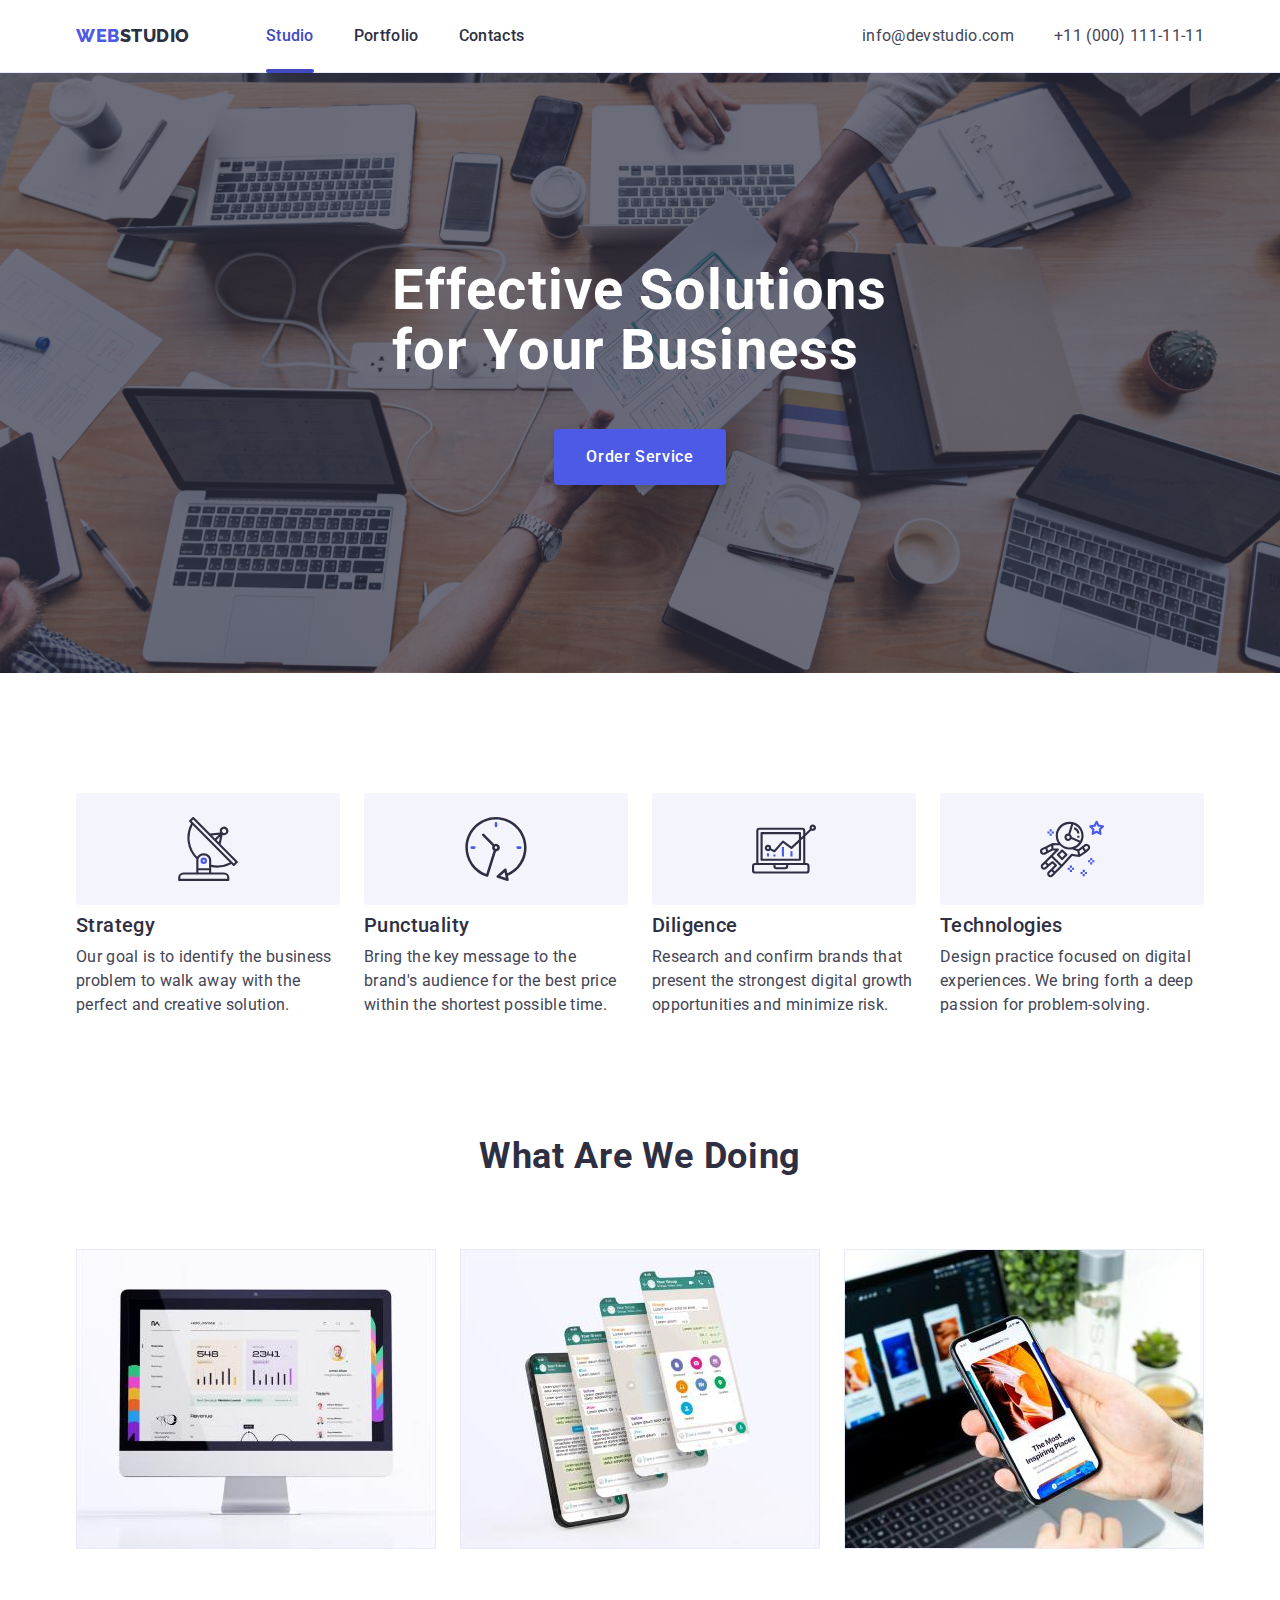
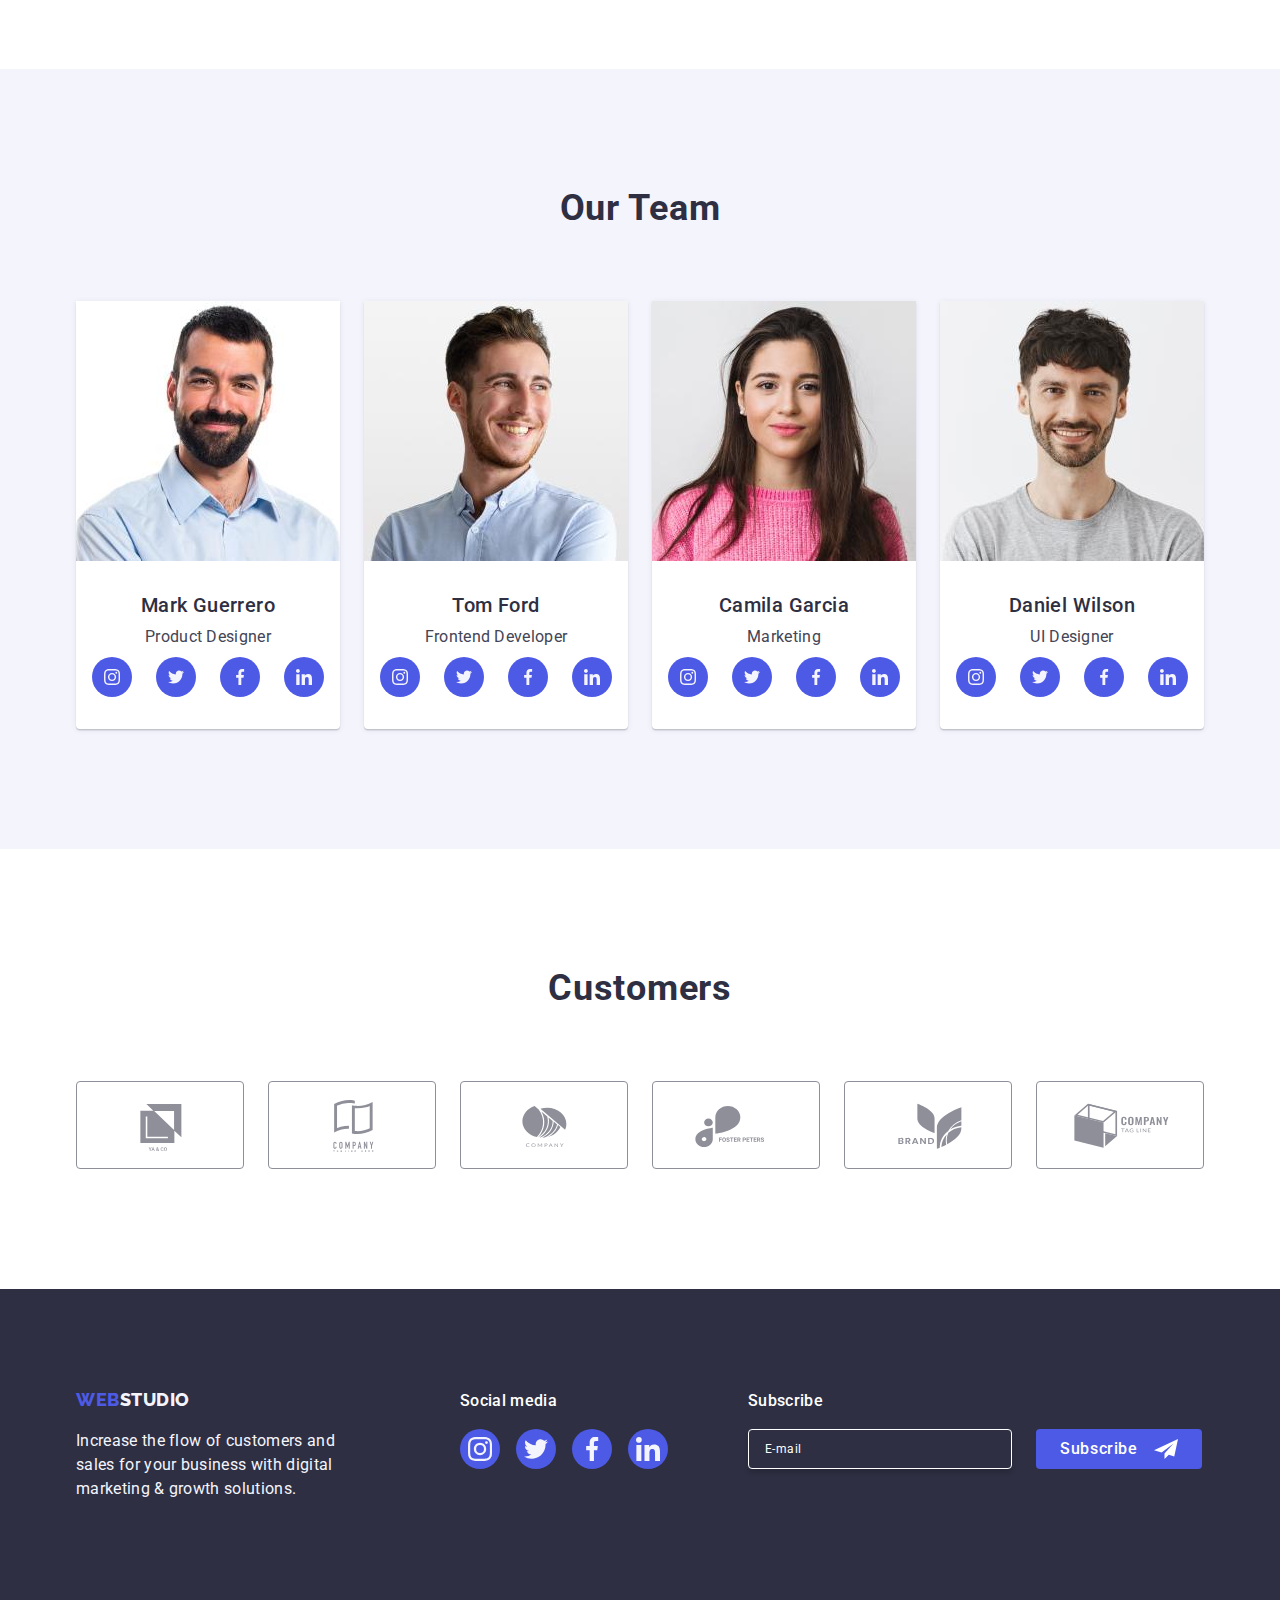
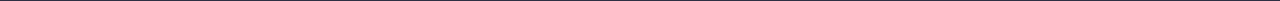
<file: index.html>
<!doctype html>
<html lang="en">
  <head>
    <meta charset="UTF-8" />
    <meta name="viewport" content="width=device-width, initial-scale=1.0" />
    <title>Webstudio</title>
    <link rel="preconnect" href="https://fonts.googleapis.com" />
    <link rel="preconnect" href="https://fonts.gstatic.com" crossorigin />

    <link
      href="https://fonts.googleapis.com/css2?family=Raleway:wght@800&family=Roboto:wght@400;500;700&display=swap"
      rel="stylesheet"
    />
    <link
      rel="stylesheet"
      href="https://cdnjs.cloudflare.com/ajax/libs/modern-normalize/2.0.0/modern-normalize.min.css"
    />
    <link rel="stylesheet" href="./css/styles.css" />
  </head>
  <body>
    <!-- Header -->
    <header class="header">
      <div class="container header-flex-container">
        <nav class="header-nav">
          <a href="./index.html" class="logo-header logo link"
            >Web<span class="logo-header-accent">Studio</span></a
          >
          <ul class="nav-list list">
            <li class="nav-list-item">
              <a class="link nav-list-link current-link" href="./index.html">Studio</a>
            </li>
            <li class="nav-list-item">
              <a class="link nav-list-link" href="./portfolio.html">Portfolio</a>
            </li>
            <li class="nav-list-item"><a class="link nav-list-link" href="">Contacts</a></li>
          </ul>
        </nav>
        <address class="header-address">
          <ul class="address-list list">
            <li class="address-list-item">
              <a class="address-list-link link" href="mailto:info@devstudio.com"
                >info@devstudio.com</a
              >
            </li>
            <li class="address-list-item">
              <a class="address-list-link link" href="tel:+110001111111">+11 (000) 111-11-11</a>
            </li>
          </ul>
        </address>
      </div>
    </header>
    <main>
      <!-- Hero Secion -->
      <section class="hero">
        <div class="container">
          <h1 class="hero-title">Effective Solutions for Your Business</h1>
          <button type="button" class="main-btn hero-btn btn" data-modal-open>Order Service</button>
        </div>
      </section>
      <!-- Features Section -->
      <section class="features section-padding">
        <div class="container">
          <h2 class="features-title visually-hidden">Our features</h2>
          <ul class="features-list list">
            <li class="features-list-item">
              <div class="features-list-container">
                <svg class="features-list-icon" width="64" height="64">
                  <use href="./images/icons.svg#antenna"></use>
                </svg>
              </div>
              <h3 class="features-list-title list-title">Strategy</h3>
              <p class="features-list-text">
                Our goal is to identify the business problem to walk away with the perfect and
                creative solution.
              </p>
            </li>

            <li class="features-list-item">
              <div class="features-list-container">
                <svg class="features-list-icon" width="64" height="64">
                  <use href="./images/icons.svg#clock"></use>
                </svg>
              </div>
              <h3 class="features-list-title list-title">Punctuality</h3>
              <p class="features-list-text">
                Bring the key message to the brand's audience for the best price within the shortest
                possible time.
              </p>
            </li>

            <li class="features-list-item">
              <div class="features-list-container">
                <svg class="features-list-icon" width="64" height="64">
                  <use href="./images/icons.svg#diagram"></use>
                </svg>
              </div>
              <h3 class="features-list-title list-title">Diligence</h3>
              <p class="features-list-text">
                Research and confirm brands that present the strongest digital growth opportunities
                and minimize risk.
              </p>
            </li>

            <li class="features-list-item">
              <div class="features-list-container">
                <svg class="features-list-icon" width="64" height="64">
                  <use href="./images/icons.svg#astronaut"></use>
                </svg>
              </div>
              <h3 class="features-list-title list-title">Technologies</h3>
              <p class="features-list-text">
                Design practice focused on digital experiences. We bring forth a deep passion for
                problem-solving.
              </p>
            </li>
          </ul>
        </div>
      </section>
      <!-- Services Section -->
      <section class="services section-title">
        <div class="container">
          <h2 class="section-title services-title">What are we doing</h2>
          <ul class="services-list list">
            <li class="services-list-item">
              <img
                class="services-list-img"
                src="./images/services/img1.jpg"
                alt="website"
                width="360"
                height="300"
              />
            </li>
            <li class="services-list-item">
              <img
                class="services-list-img"
                src="./images/services/img2.jpg"
                alt="design"
                width="360"
                height="300"
              />
            </li>
            <li class="services-list-item">
              <img
                class="services-list-img"
                src="./images/services/img3.jpg"
                alt="application"
                width="360"
                height="300"
              />
            </li>
          </ul>
        </div>
      </section>
      <!-- Team Section -->
      <section class="team section-padding">
        <div class="container">
          <h2 class="team-title section-title team-section-title">Our Team</h2>
          <ul class="list team-list">
            <!-- Team-member 1 -->
            <li class="team-list-item">
              <img
                class="team-list-img"
                src="./images/team/img1.jpg"
                alt="Mark Guerrero"
                width="264"
                height="260"
              />
              <div class="team-list-container">
                <h3 class="team-list-title list-title">Mark Guerrero</h3>
                <p class="team-list-text">Product Designer</p>

                <ul class="socials-list socials-section list">
                  <li class="socials-list-item">
                    <a href="" class="socials-list-link" aria-label="instagram">
                      <svg class="socials-list-icon" width="16" height="16">
                        <use href="./images/icons.svg#instagram"></use>
                      </svg>
                    </a>
                  </li>

                  <li class="socials-list-item">
                    <a href="" class="socials-list-link" aria-label="twitter">
                      <svg class="socials-list-icon" width="16" height="16">
                        <use href="./images/icons.svg#twitter"></use>
                      </svg>
                    </a>
                  </li>

                  <li class="socials-list-item">
                    <a href="" class="socials-list-link" aria-label="facebook">
                      <svg class="socials-list-icon" width="16" height="16">
                        <use href="./images/icons.svg#facebook"></use>
                      </svg>
                    </a>
                  </li>

                  <li class="socials-list-item">
                    <a href="" class="socials-list-link" aria-label="linkedin">
                      <svg class="socials-list-icon" width="16" height="16">
                        <use href="./images/icons.svg#linkedin"></use>
                      </svg>
                    </a>
                  </li>
                </ul>
              </div>
            </li>
            <!-- Team-member 2 -->
            <li class="team-list-item">
              <img
                class="team-list-img"
                src="./images/team/img2.jpg"
                alt="Tom Ford"
                width="264"
                height="260"
              />
              <div class="team-list-container">
                <h3 class="team-list-title list-title">Tom Ford</h3>
                <p class="team-list-text">Frontend Developer</p>

                <ul class="socials-list socials-section list">
                  <li class="socials-list-item">
                    <a href="" class="socials-list-link" aria-label="instagram">
                      <svg class="socials-list-icon" width="16" height="16">
                        <use href="./images/icons.svg#instagram"></use>
                      </svg>
                    </a>
                  </li>

                  <li class="socials-list-item">
                    <a href="" class="socials-list-link" aria-label="twitter">
                      <svg class="socials-list-icon" width="16" height="16">
                        <use href="./images/icons.svg#twitter"></use>
                      </svg>
                    </a>
                  </li>

                  <li class="socials-list-item">
                    <a href="" class="socials-list-link" aria-label="facebook">
                      <svg class="socials-list-icon" width="16" height="16">
                        <use href="./images/icons.svg#facebook"></use>
                      </svg>
                    </a>
                  </li>

                  <li class="socials-list-item">
                    <a href="" class="socials-list-link" aria-label="linkedin">
                      <svg class="socials-list-icon" width="16" height="16">
                        <use href="./images/icons.svg#linkedin"></use>
                      </svg>
                    </a>
                  </li>
                </ul>
              </div>
            </li>
            <!-- Team-member 3 -->
            <li class="team-list-item">
              <img
                class="team-list-img"
                src="./images/team/img3.jpg"
                alt="Daniel Wilson"
                width="264"
                height="260"
              />
              <div class="team-list-container">
                <h3 class="team-list-title list-title">Camila Garcia</h3>
                <p class="team-list-text">Marketing</p>

                <ul class="socials-list socials-section list">
                  <li class="socials-list-item">
                    <a href="" class="socials-list-link" aria-label="instagram">
                      <svg class="socials-list-icon" width="16" height="16">
                        <use href="./images/icons.svg#instagram"></use>
                      </svg>
                    </a>
                  </li>

                  <li class="socials-list-item">
                    <a href="" class="socials-list-link" aria-label="twitter">
                      <svg class="socials-list-icon" width="16" height="16">
                        <use href="./images/icons.svg#twitter"></use>
                      </svg>
                    </a>
                  </li>

                  <li class="socials-list-item">
                    <a href="" class="socials-list-link" aria-label="facebook">
                      <svg class="socials-list-icon" width="16" height="16">
                        <use href="./images/icons.svg#facebook"></use>
                      </svg>
                    </a>
                  </li>

                  <li class="socials-list-item">
                    <a href="" class="socials-list-link" aria-label="linkedin">
                      <svg class="socials-list-icon" width="16" height="16">
                        <use href="./images/icons.svg#linkedin"></use>
                      </svg>
                    </a>
                  </li>
                </ul>
              </div>
            </li>
            <!-- Team-member 4 -->
            <li class="team-list-item">
              <img
                class="team-list-img"
                src="./images/team/img4.jpg"
                alt="Camila Garcia"
                width="264"
                height="260"
              />
              <div class="team-list-container">
                <h3 class="team-list-title list-title">Daniel Wilson</h3>
                <p class="team-list-text">UI Designer</p>

                <ul class="socials-list socials-section list">
                  <li class="socials-list-item">
                    <a href="" class="socials-list-link" aria-label="instagram">
                      <svg class="socials-list-icon" width="16" height="16">
                        <use href="./images/icons.svg#instagram"></use>
                      </svg>
                    </a>
                  </li>

                  <li class="socials-list-item">
                    <a href="" class="socials-list-link" aria-label="twitter">
                      <svg class="socials-list-icon" width="16" height="16">
                        <use href="./images/icons.svg#twitter"></use>
                      </svg>
                    </a>
                  </li>

                  <li class="socials-list-item">
                    <a href="" class="socials-list-link" aria-label="facebook">
                      <svg class="socials-list-icon" width="16" height="16">
                        <use href="./images/icons.svg#facebook"></use>
                      </svg>
                    </a>
                  </li>

                  <li class="socials-list-item">
                    <a href="" class="socials-list-link" aria-label="linkedin">
                      <svg class="socials-list-icon" width="16" height="16">
                        <use href="./images/icons.svg#linkedin"></use>
                      </svg>
                    </a>
                  </li>
                </ul>
              </div>
            </li>
          </ul>
        </div>
      </section>
      <!-- Customers Section -->
      <section class="customers section-padding">
        <div class="container">
          <h2 class="customers-title section-title">Customers</h2>
          <ul class="customers-list list">
            <li class="customers-list-item">
              <a class="customers-list-link" href="" aria-label="customer 1 website">
                <svg class="customers-list-icon" width="104" height="56">
                  <use href="./images/icons.svg#logo-1"></use>
                </svg>
              </a>
            </li>

            <li class="customers-list-item">
              <a class="customers-list-link" href="" aria-label="customer 2 website">
                <svg class="customers-list-icon" width="104" height="56">
                  <use href="./images/icons.svg#logo-2"></use>
                </svg>
              </a>
            </li>

            <li class="customers-list-item">
              <a class="customers-list-link" href="" aria-label="customer 3 website">
                <svg class="customers-list-icon" width="104" height="56">
                  <use href="./images/icons.svg#logo-3"></use>
                </svg>
              </a>
            </li>

            <li class="customers-list-item">
              <a class="customers-list-link" href="" aria-label="customer 4 website">
                <svg class="customers-list-icon" width="104" height="56">
                  <use href="./images/icons.svg#logo-4"></use>
                </svg>
              </a>
            </li>

            <li class="customers-list-item">
              <a class="customers-list-link" href="" aria-label="customer 5 website">
                <svg class="customers-list-icon" width="104" height="56">
                  <use href="./images/icons.svg#logo-5"></use>
                </svg>
              </a>
            </li>

            <li class="customers-list-item">
              <a class="customers-list-link" href="" aria-label="customer 6 website">
                <svg class="customers-list-icon" width="104" height="56">
                  <use href="./images/icons.svg#logo-6"></use>
                </svg>
              </a>
            </li>
          </ul>
        </div>
      </section>
    </main>
    <!-- Footer -->
    <footer class="footer">
      <div class="container footer-container">
        <!-- Footer text -->
        <div class="footer-logo-container">
          <a href="./index.html" class="logo-footer logo link"
            >Web<span class="logo-footer-accent">Studio</span></a
          >
          <p class="footer-text">
            Increase the flow of customers and sales for your business with digital marketing &
            growth solutions.
          </p>
        </div>
        <!-- Socials list -->
        <div class="footer-socials-container">
          <p class="footer-title">Social media</p>
          <ul class="socials-list socials-footer list">
            <li class="socials-list-item">
              <a href="" class="socials-list-link" aria-label="instagram">
                <svg class="socials-list-icon" width="24" height="24">
                  <use href="./images/icons.svg#instagram"></use>
                </svg>
              </a>
            </li>
            <li class="socials-list-item">
              <a href="" class="socials-list-link" aria-label="twitter">
                <svg class="socials-list-icon" width="24" height="24">
                  <use href="./images/icons.svg#twitter"></use>
                </svg>
              </a>
            </li>
            <li class="socials-list-item">
              <a href="" class="socials-list-link" aria-label="facebook">
                <svg class="socials-list-icon" width="24" height="24">
                  <use href="./images/icons.svg#facebook"></use>
                </svg>
              </a>
            </li>
            <li class="socials-list-item">
              <a href="" class="socials-list-link" aria-label="linkedin">
                <svg class="socials-list-icon" width="24" height="24">
                  <use href="./images/icons.svg#linkedin"></use>
                </svg>
              </a>
            </li>
          </ul>
        </div>
        <!-- Subscribe-form -->
        <div class="subscribe-form-container">
          <p class="footer-title">Subscribe</p>
          <form class="subscribe-form">
            <label for="user_subscribe_email" class="subscribe-form-label">
              <input
                type="email"
                name="user_subscribe_email"
                id="user_subscribe_email"
                placeholder="E-mail"
                class="subscribe-form-input"
                required
              />
            </label>
            <button type="submit" class="subscribe-form-btn btn">
              Subscribe
              <svg class="subscribe-form-btn-icon" width="24" height="24">
                <use href="./images/icons.svg#telegram"></use>
              </svg>
            </button>
          </form>
        </div>
      </div>
    </footer>
    <!-- Modal -->
    <div class="modal-backdrop is-hidden" data-modal>
      <div class="modal">
        <!-- Close-modal btn -->
        <button
          type="button"
          class="modal-btn-close btn"
          data-modal-close
          aria-label="close modal window"
        >
          <svg class="modal-btn-icon" width="8" height="8">
            <use href="./images/icons.svg#close"></use>
          </svg>
        </button>

        <p class="modal-form-title">Leave your contacts and we will call you back</p>

        <form class="modal-form">
          <!-- Username -->
          <div class="modal-wrapper">
            <label for="user-name" class="modal-form-label">Name</label>
            <div class="modal-form-input-container">
              <input
                type="text"
                name="user-name"
                id="user-name"
                class="modal-form-input"
                required
              />
              <svg class="modal-form-input-icon" width="18" height="24">
                <use href="./images/icons.svg#person"></use>
              </svg>
            </div>
          </div>
          <!-- User phone -->
          <div class="modal-wrapper">
            <label for="user_phone" class="modal-form-label">Phone</label>
            <div class="modal-form-input-container">
              <input
                type="tel"
                name="user_phone"
                id="user_phone"
                class="modal-form-input"
                required
              />
              <svg class="modal-form-input-icon" width="18" height="24">
                <use href="./images/icons.svg#phone"></use>
              </svg>
            </div>
          </div>
          <!-- User mail -->
          <div class="modal-wrapper">
            <label for="user_email" class="modal-form-label">Email</label>
            <div class="modal-form-input-container">
              <input
                type="email"
                name="user_email"
                id="user_email"
                class="modal-form-input"
                required
              />
              <svg class="modal-form-input-icon" width="18" height="24">
                <use href="./images/icons.svg#email"></use>
              </svg>
            </div>
          </div>
          <!-- User comment -->
          <div class="modal-wrapper textarea-wrapper">
            <label for="user_comment" class="modal-form-label">Comment</label>
            <textarea
              name="user_comment"
              id="user_comment"
              rows="7"
              placeholder="Text input"
              class="modal-form-textarea"
              required
            ></textarea>
          </div>

          <!-- Policy Agreement -->
          <div class="modal-wrapper">
            <input
              type="checkbox"
              name="user_privacy"
              id="user_privacy"
              class="visually-hidden checkbox"
              value="true"
              required
            />
            <label for="user_privacy" class="modal-form-label">
              <span class="custom-checkbox">
                <svg class="custom-checkbox-icon" width="10" height="8">
                  <use href="./images/icons.svg#tick"></use>
                </svg>
              </span>

              I accept the terms and conditions of the
              <a href="#" class="user-agreement-link">Privacy Policy</a>
            </label>
          </div>

          <!-- Submit btn -->
          <button class="modal-form-button main-btn btn" type="submit">Send</button>
        </form>
      </div>
    </div>
    <script src="./js/modal.js"></script>
  </body>
</html>
</file>
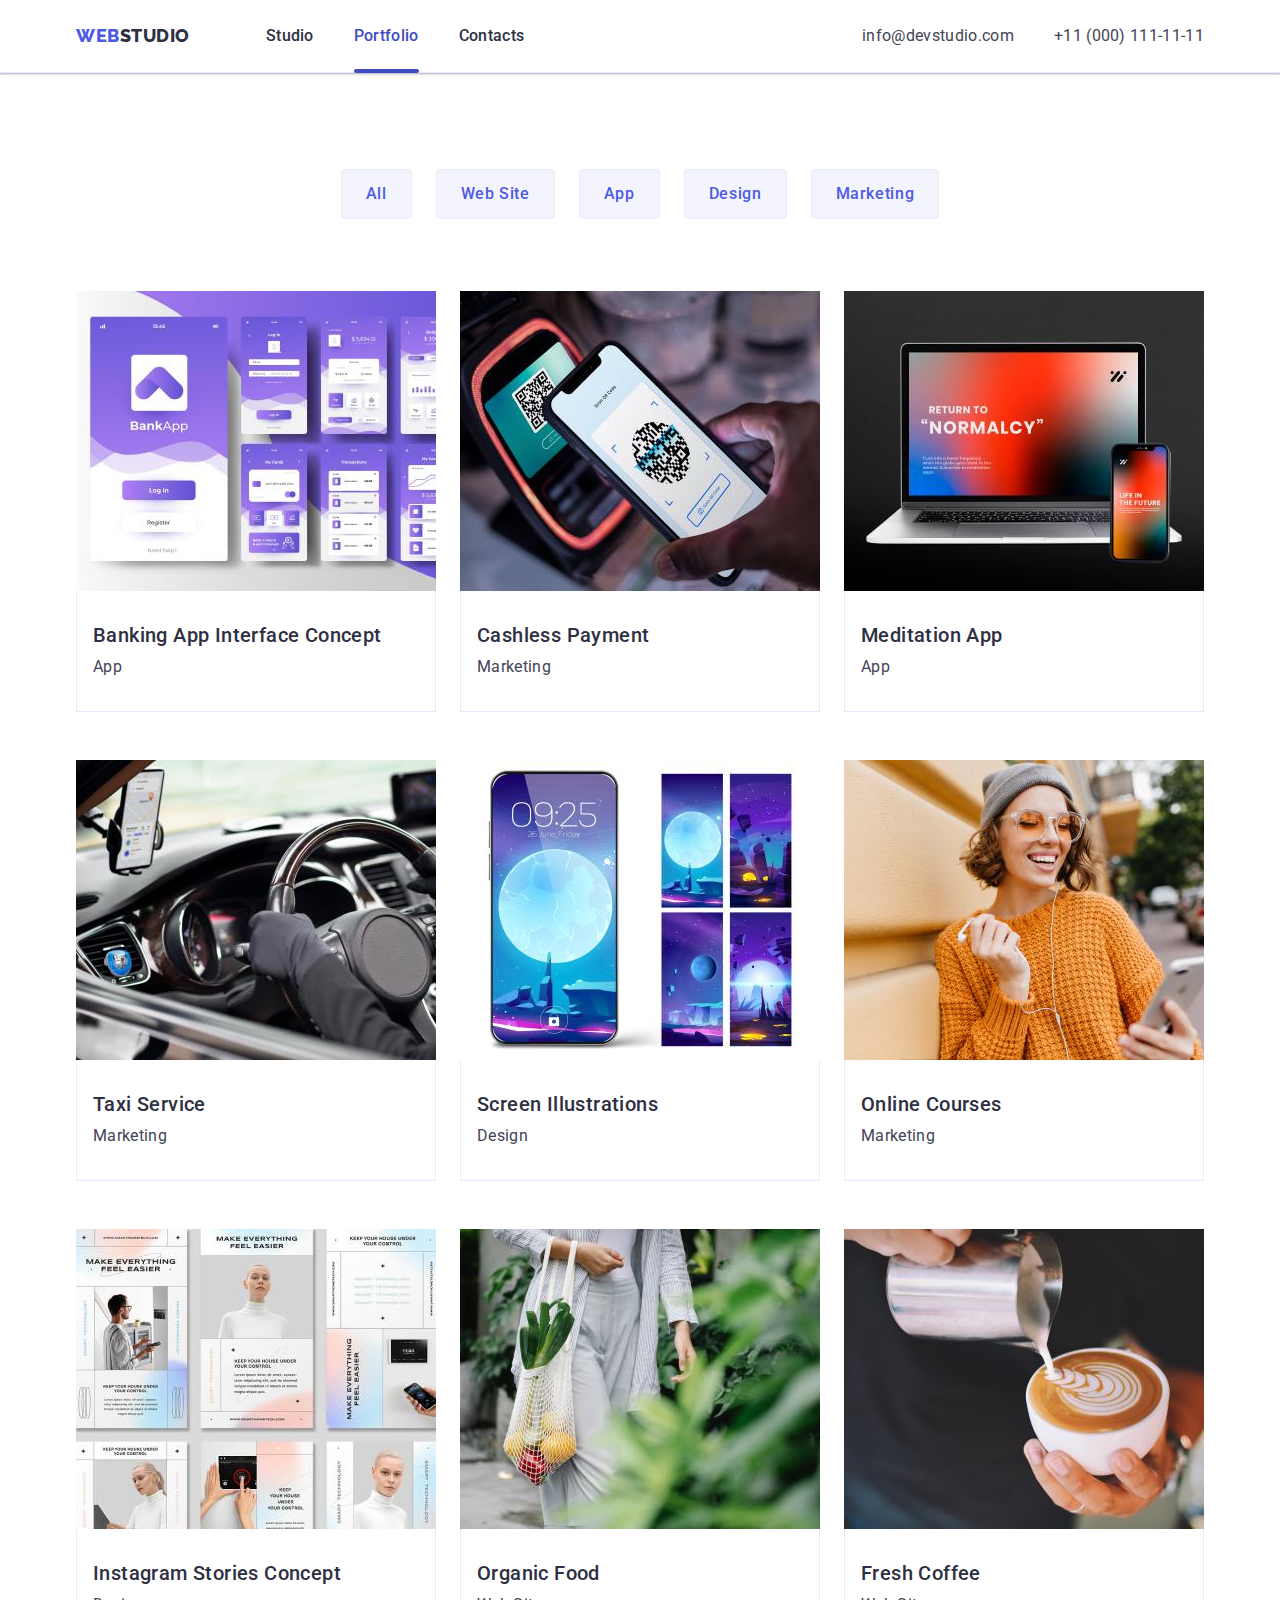
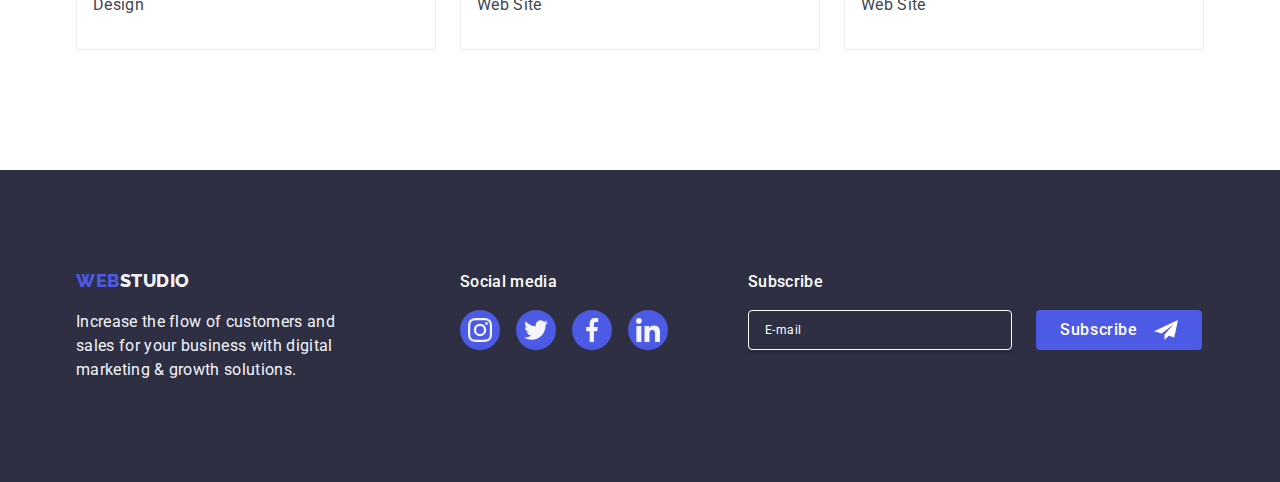
<file: portfolio.html>
<!doctype html>
<html lang="en">
  <head>
    <meta charset="UTF-8" />
    <meta name="viewport" content="width=device-width, initial-scale=1.0" />
    <title>Portfolio</title>
    <link rel="preconnect" href="https://fonts.googleapis.com" />
    <link rel="preconnect" href="https://fonts.gstatic.com" crossorigin />

    <link
      href="https://fonts.googleapis.com/css2?family=Raleway:wght@800&family=Roboto:wght@400;500;700&display=swap"
      rel="stylesheet"
    />
    <link
      rel="stylesheet"
      href="https://cdnjs.cloudflare.com/ajax/libs/modern-normalize/2.0.0/modern-normalize.min.css"
    />
    <link rel="stylesheet" href="./css/styles.css" />
  </head>
  <body>
    <!-- Header -->
    <header class="header">
      <div class="container header-flex-container">
        <nav class="header-nav">
          <a href="./index.html" class="logo-header logo link"
            >Web<span class="logo-header-accent">Studio</span></a
          >
          <ul class="nav-list list">
            <li class="nav-list-item">
              <a class="link nav-list-link" href="./index.html">Studio</a>
            </li>
            <li class="nav-list-item">
              <a class="link nav-list-link current-link" href="./portfolio.html">Portfolio</a>
            </li>
            <li class="nav-list-item"><a class="link nav-list-link" href="">Contacts</a></li>
          </ul>
        </nav>
        <address class="header-address">
          <ul class="address-list list">
            <li class="address-list-item">
              <a class="address-list-link link" href="mailto:info@devstudio.com"
                >info@devstudio.com</a
              >
            </li>
            <li class="address-list-item">
              <a class="address-list-link link" href="tel:+110001111111">+11 (000) 111-11-11</a>
            </li>
          </ul>
        </address>
      </div>
    </header>
    <main>
      <!-- Portfolio Section -->
      <section class="portfolio">
        <div class="container">
          <h1 class="visually-hidden">Projects Portfolio</h1>
          <ul class="btn-list list">
            <li class="btn-list-item">
              <button type="button" class="btn-list-button btn">All</button>
            </li>
            <li class="btn-list-item">
              <button type="button" class="btn-list-button btn">Web Site</button>
            </li>
            <li class="btn-list-item">
              <button type="button" class="btn-list-button btn">App</button>
            </li>
            <li class="btn-list-item">
              <button type="button" class="btn-list-button btn">Design</button>
            </li>
            <li class="btn-list-item">
              <button type="button" class="btn-list-button btn">Marketing</button>
            </li>
          </ul>

          <ul class="portfolio-list list">
            <li class="portfolio-list-item">
              <a href="" class="portfolio-list-link link">
                <div class="portfolio-list-img-container">
                  <img
                    class="portfolio-list-img"
                    src="./images/portfolio/img1.jpg"
                    alt="Banking App Interface"
                    width="360"
                    height="300"
                  />

                  <p class="portfolio-list-overlay">
                    14 Stylish and User-Friendly App Design Concepts · Task Manager App · Calorie
                    Tracker App · Exotic Fruit Ecommerce App · Cloud Storage App
                  </p>
                </div>
                <div class="portfolio-list-text-container">
                  <h2 class="portfolio-list-title list-title">Banking App Interface Concept</h2>
                  <p class="portfolio-list-text">App</p>
                </div>
              </a>
            </li>
            <li class="portfolio-list-item">
              <a href="" class="portfolio-list-link link">
                <div class="portfolio-list-img-container">
                  <img
                    class="portfolio-list-img"
                    src="./images/portfolio/img2.jpg"
                    alt="Cashless Payment Marketing"
                    width="360"
                    height="300"
                  />

                  <p class="portfolio-list-overlay">
                    14 Stylish and User-Friendly App Design Concepts · Task Manager App · Calorie
                    Tracker App · Exotic Fruit Ecommerce App · Cloud Storage App
                  </p>
                </div>
                <div class="portfolio-list-text-container">
                  <h2 class="portfolio-list-title list-title">Cashless Payment</h2>
                  <p class="portfolio-list-text">Marketing</p>
                </div>
              </a>
            </li>
            <li class="portfolio-list-item">
              <a href="" class="portfolio-list-link link">
                <div class="portfolio-list-img-container">
                  <img
                    class="portfolio-list-img"
                    src="./images/portfolio/img3.jpg"
                    alt="Meditation App"
                    width="360"
                    height="300"
                  />

                  <p class="portfolio-list-overlay">
                    14 Stylish and User-Friendly App Design Concepts · Task Manager App · Calorie
                    Tracker App · Exotic Fruit Ecommerce App · Cloud Storage App
                  </p>
                </div>
                <div class="portfolio-list-text-container">
                  <h2 class="portfolio-list-title list-title">Meditation App</h2>
                  <p class="portfolio-list-text">App</p>
                </div>
              </a>
            </li>
            <li class="portfolio-list-item">
              <a href="" class="portfolio-list-link link">
                <div class="portfolio-list-img-container">
                  <img
                    class="portfolio-list-img"
                    src="./images/portfolio/img4.jpg"
                    alt="Taxi Service App"
                    width="360"
                    height="300"
                  />

                  <p class="portfolio-list-overlay">
                    14 Stylish and User-Friendly App Design Concepts · Task Manager App · Calorie
                    Tracker App · Exotic Fruit Ecommerce App · Cloud Storage App
                  </p>
                </div>
                <div class="portfolio-list-text-container">
                  <h2 class="portfolio-list-title list-title">Taxi Service</h2>
                  <p class="portfolio-list-text">Marketing</p>
                </div>
              </a>
            </li>
            <li class="portfolio-list-item">
              <a href="" class="portfolio-list-link link">
                <div class="portfolio-list-img-container">
                  <img
                    class="portfolio-list-img"
                    src="./images/portfolio/img5.jpg"
                    alt="Screen Wallpapers Design"
                    width="360"
                    height="300"
                  />

                  <p class="portfolio-list-overlay">
                    14 Stylish and User-Friendly App Design Concepts · Task Manager App · Calorie
                    Tracker App · Exotic Fruit Ecommerce App · Cloud Storage App
                  </p>
                </div>
                <div class="portfolio-list-text-container">
                  <h2 class="portfolio-list-title list-title">Screen Illustrations</h2>
                  <p class="portfolio-list-text">Design</p>
                </div>
              </a>
            </li>
            <li class="portfolio-list-item">
              <a href="" class="portfolio-list-link link">
                <div class="portfolio-list-img-container">
                  <img
                    class="portfolio-list-img"
                    src="./images/portfolio/img6.jpg"
                    alt="Online Cources"
                    width="360"
                    height="300"
                  />

                  <p class="portfolio-list-overlay">
                    14 Stylish and User-Friendly App Design Concepts · Task Manager App · Calorie
                    Tracker App · Exotic Fruit Ecommerce App · Cloud Storage App
                  </p>
                </div>
                <div class="portfolio-list-text-container">
                  <h2 class="portfolio-list-title list-title">Online Courses</h2>
                  <p class="portfolio-list-text">Marketing</p>
                </div>
              </a>
            </li>
            <li class="portfolio-list-item">
              <a href="" class="portfolio-list-link link">
                <div class="portfolio-list-img-container">
                  <img
                    class="portfolio-list-img"
                    src="./images/portfolio/img7.jpg"
                    alt="Instagram Stories Concept Design"
                    width="360"
                    height="300"
                  />

                  <p class="portfolio-list-overlay">
                    14 Stylish and User-Friendly App Design Concepts · Task Manager App · Calorie
                    Tracker App · Exotic Fruit Ecommerce App · Cloud Storage App
                  </p>
                </div>
                <div class="portfolio-list-text-container">
                  <h2 class="portfolio-list-title list-title">Instagram Stories Concept</h2>
                  <p class="portfolio-list-text">Design</p>
                </div>
              </a>
            </li>
            <li class="portfolio-list-item">
              <a href="" class="portfolio-list-link link">
                <div class="portfolio-list-img-container">
                  <img
                    class="portfolio-list-img"
                    src="./images/portfolio/img8.jpg"
                    alt="Organic Food Website"
                    width="360"
                    height="300"
                  />

                  <p class="portfolio-list-overlay">
                    14 Stylish and User-Friendly App Design Concepts · Task Manager App · Calorie
                    Tracker App · Exotic Fruit Ecommerce App · Cloud Storage App
                  </p>
                </div>
                <div class="portfolio-list-text-container">
                  <h2 class="portfolio-list-title list-title">Organic Food</h2>
                  <p class="portfolio-list-text">Web Site</p>
                </div>
              </a>
            </li>
            <li class="portfolio-list-item">
              <a href="" class="portfolio-list-link link">
                <div class="portfolio-list-img-container">
                  <img
                    class="portfolio-list-img"
                    src="./images/portfolio/img9.jpg"
                    alt="Coffee Website"
                    width="360"
                    height="300"
                  />

                  <p class="portfolio-list-overlay">
                    14 Stylish and User-Friendly App Design Concepts · Task Manager App · Calorie
                    Tracker App · Exotic Fruit Ecommerce App · Cloud Storage App
                  </p>
                </div>
                <div class="portfolio-list-text-container">
                  <h2 class="portfolio-list-title list-title">Fresh Coffee</h2>
                  <p class="portfolio-list-text">Web Site</p>
                </div>
              </a>
            </li>
          </ul>
        </div>
      </section>
    </main>

    <!-- Footer -->
    <footer class="footer">
      <div class="container footer-container">
        <!-- Footer text -->
        <div class="footer-logo-container">
          <a href="./index.html" class="logo-footer logo link"
            >Web<span class="logo-footer-accent">Studio</span></a
          >
          <p class="footer-text">
            Increase the flow of customers and sales for your business with digital marketing &
            growth solutions.
          </p>
        </div>
        <!-- Socials list -->
        <div class="footer-socials-container">
          <p class="footer-title">Social media</p>
          <ul class="socials-list socials-footer list">
            <li class="socials-list-item">
              <a href="" class="socials-list-link" aria-label="instagram">
                <svg class="socials-list-icon" width="24" height="24">
                  <use href="./images/icons.svg#instagram"></use>
                </svg>
              </a>
            </li>
            <li class="socials-list-item">
              <a href="" class="socials-list-link" aria-label="twitter">
                <svg class="socials-list-icon" width="24" height="24">
                  <use href="./images/icons.svg#twitter"></use>
                </svg>
              </a>
            </li>
            <li class="socials-list-item">
              <a href="" class="socials-list-link" aria-label="facebook">
                <svg class="socials-list-icon" width="24" height="24">
                  <use href="./images/icons.svg#facebook"></use>
                </svg>
              </a>
            </li>
            <li class="socials-list-item">
              <a href="" class="socials-list-link" aria-label="linkedin">
                <svg class="socials-list-icon" width="24" height="24">
                  <use href="./images/icons.svg#linkedin"></use>
                </svg>
              </a>
            </li>
          </ul>
        </div>
        <!-- Subscribe-form -->
        <div class="subscribe-form-container">
          <p class="footer-title">Subscribe</p>
          <form class="subscribe-form">
            <label for="user_subscribe_email" class="subscribe-form-label">
              <input
                type="email"
                name="user-subscribe-email"
                id="user_subscribe_email"
                placeholder="E-mail"
                class="subscribe-form-input"
                required
              />
            </label>
            <button type="submit" class="subscribe-form-btn btn">
              Subscribe
              <svg class="subscribe-form-btn-icon" width="24" height="24">
                <use href="./images/icons.svg#telegram"></use>
              </svg>
            </button>
          </form>
        </div>
      </div>
    </footer>
  </body>
</html>
</file>
<file: css/styles.css>
:root {
  --primary-brand-color: #4d5ae5;
  --pressed-state-color: #404bbf;
  --accent-color: #e7e9fc;

  --text-color: #434455;
  --subtle-text-color: #8e8f99;

  --dark-color: #2e2f42;
  --green-color: #31d0aa;
  --light-color: #f4f4fd;
  --white-color: #ffffff;

  --hero-bg-color: #2e2f42;
  --modal-bg-color: #fcfcfc;
  --modal-overlay-color: rgba(46, 47, 66, 0.4);
  /* Pixel distance */
  --item-gap: 24px;
  --heading-margin: 72px;
  /* Margin centered */
  --margin-auto: 0 auto;
  /* Transition */
  --cubic: cubic-bezier(0.4, 0, 0.2, 1);
  --time: 250ms;
}

/**
  |============================
  | Common styles
  |============================
*/

body {
  font-family: 'Roboto', sans-serif;
  line-height: 1.5;
  letter-spacing: 0.02em;
  color: var(--text-color);
}

body,
h1,
h2,
h3,
h4,
h5,
h6,
p {
  margin: 0;
}

img,
svg {
  display: block;
  max-width: 100%;
  height: auto;
}

.visually-hidden {
  position: absolute;
  width: 1px;
  height: 1px;
  margin: -1px;
  border: 0;
  padding: 0;
  white-space: nowrap;
  clip-path: inset(100%);
  clip: rect(0 0 0 0);
  overflow: hidden;
}

/* Container */

.container {
  margin: 0 auto;
  width: 1158px;
  padding: 0 15px;
}

/* List, Link, Title */

.list {
  list-style: none;
  margin-top: 0;
  margin-bottom: 0;
  padding-left: 0;
}

.link {
  color: inherit;
  text-decoration: none;
}

.list-title {
  font-size: 20px;
  font-weight: 500;
  line-height: 1.2;
  color: var(--dark-color);
  letter-spacing: 0.02em;
}

.footer-title {
  color: var(--white-color);
  font-size: 16px;
  font-weight: 500;
  line-height: 1.5;
  letter-spacing: 0.02em;
}

/* Section */

.section-title {
  font-size: 36px;
  line-height: 1.11;
  text-align: center;
  color: var(--dark-color);
  letter-spacing: 0.02em;
}

.section-padding {
  padding-top: 120px;
  padding-bottom: 120px;
}

/* Logo */

.logo {
  display: inline-block;
  font-family: Raleway, sans-serif;
  font-size: 18px;
  font-weight: 800;
  line-height: 1.17;
  letter-spacing: 0.03em;
  color: var(--primary-brand-color);
  text-transform: uppercase;

  transition: color var(--time) var(--cubic);
}

.logo-footer {
}

.logo-header {
}

.logo:hover,
.logo:focus {
  color: var(--pressed-state-color);
}

.logo-header-accent {
  color: var(--dark-color);
}

.logo-footer-accent {
  color: var(--light-color);
}

/* Button */

.btn {
  font-family: inherit;
  font-size: 16px;
  font-weight: 500;
  line-height: 1.5;
  letter-spacing: 0.04em;

  padding: 0;
  color: var(--white-color);
  background-color: var(--primary-brand-color);
  border: none;
  cursor: pointer;

  transition: background-color var(--time) var(--cubic);
}

.btn:hover,
.btn:focus {
  background-color: var(--pressed-state-color);
}

.main-btn {
  display: block;
  min-width: 169px;
  margin: var(--margin-auto);
  padding: 16px 32px;

  border-radius: 4px;
  box-shadow: 0px 4px 4px 0px rgba(0, 0, 0, 0.15);
}

/* Current link */

.current-link {
  position: relative;
  color: var(--pressed-state-color);
}

.current-link::after {
  position: absolute;
  top: 69px;
  left: 0;
  content: '';
  display: inline-block;
  width: 100%;
  height: 4px;

  border-radius: 2px;
  background-color: var(--pressed-state-color);
}

/* socials-list */

.socials-list {
  display: flex;
  justify-content: center;
}

.socials-list-item {
}

.socials-list-link {
  display: flex;
  justify-content: center;
  align-items: center;

  width: 40px;
  height: 40px;

  border-radius: 50%;
  color: var(--light-color);
  background-color: var(--primary-brand-color);

  transition: background-color var(--time) var(--cubic);
}

.socials-list-icon {
  fill: currentColor;
}

/* --------------- Studio Landing Page --------------- */

/**
  |============================
  | Header
  |============================
*/

.header {
  border-bottom: 1px solid #e7e9fc;
  box-shadow:
    0px 1px 6px 0px rgba(46, 47, 66, 0.08),
    0px 1px 1px 0px rgba(46, 47, 66, 0.16),
    0px 2px 1px 0px rgba(46, 47, 66, 0.08);
}

.header-flex-container {
  display: flex;

  justify-content: space-between;
}

.header-nav {
  display: flex;
  align-items: center;
}

.logo-header {
  display: inline-block;
  margin-right: 76px;
  padding: 24px 0;
}

.nav-list {
  display: flex;

  color: var(--dark-color);
  font-weight: 500;
}

.nav-list-item {
}

.nav-list-link {
  display: inline-block;

  padding: 24px 0;

  transition: color var(--time) var(--cubic);
}

.nav-list-link:hover,
.nav-list-link:focus {
  color: var(--pressed-state-color);
}

.header-address {
  font-style: normal;
}

.address-list {
  display: flex;
}

.address-list-item {
}

.address-list-link {
  display: inline-block;

  padding: 24px 0;

  transition: color var(--time) var(--cubic);
}

.address-list-link:hover,
.address-list-link:focus {
  color: var(--pressed-state-color);
}

.nav-list-item:not(:last-child),
.address-list-item:not(:last-child) {
  margin-right: 40px;
}

/**
  |============================
  | Hero Section
  |============================
*/

.hero {
  max-width: 1440px;
  margin-left: auto;
  margin-right: auto;
  padding: 188px 0;

  background-image: linear-gradient(rgba(46, 47, 66, 0.7), rgba(46, 47, 66, 0.7)),
    url(../images/hero/img.jpg);
  background-size: cover;
  background-position: center;
  background-repeat: no-repeat;
  background-color: var(--hero-bg-color);
}

.hero-title {
  max-width: 496px;
  margin: var(--margin-auto);

  color: var(--white-color);
  font-size: 56px;
  font-weight: 700;
  line-height: 1.07;
  letter-spacing: 0.02em;
}

.hero-btn {
  margin-top: 48px;
}

/**
  |============================
  | Features Section
  |============================
*/

.features {
}

.features-title {
}

.features-list {
  display: flex;
  flex-wrap: wrap;
  gap: var(--item-gap);
}

.features-list-item {
  flex-basis: calc((100% - 72px) / 4);
}

.features-list-container {
  display: flex;
  justify-content: center;
  align-items: center;

  padding: 24px 0;

  background-color: var(--light-color);
  border-radius: 4px;
}

.features-list-icon {
}

.features-list-title {
  margin-top: 8px;
}

.features-list-text {
  margin-top: 8px;
}

/**
  |============================
  | Services Section
  |============================
*/

.services {
  padding-bottom: 120px;
}

.services-title {
  text-transform: capitalize;
}

.services-list {
  display: flex;
  flex-wrap: wrap;
  margin-top: var(--heading-margin);
  gap: var(--item-gap);
}

.services-list-item {
  flex-basis: calc((100% - 48px) / 3);
}

.services-list-img {
}

/**

/**
  |============================
  | Team Section
  |============================
*/

.team {
  background-color: var(--light-color);
}

.team-section-title {
  text-transform: capitalize;
}

.team-list {
  display: flex;
  flex-wrap: wrap;
  margin-top: var(--heading-margin);
  gap: var(--item-gap);
}

.team-list-item {
  flex-basis: calc((100% - 72px) / 4);
  background-color: var(--white-color);

  border-radius: 0px 0px 4px 4px;

  box-shadow:
    0px 2px 1px 0px rgba(46, 47, 66, 0.08),
    0px 1px 1px 0px rgba(46, 47, 66, 0.16),
    0px 1px 6px 0px rgba(46, 47, 66, 0.08);
}

.team-list-img {
}

.team-list-container {
  padding: 32px 0;
  text-align: center;
}

.team-list-title {
}

.team-list-text {
  margin-top: 8px;
}

.socials-section {
  margin-top: 8px;
  gap: var(--item-gap);
}
.socials-section .socials-list-link:hover,
.socials-section .socials-list-link:focus {
  background-color: var(--pressed-state-color);
}

/**
  |============================
  | Customers
  |============================
*/

.customers {
}

.customers-title {
}

.customers-list {
  margin-top: 72px;
  display: flex;
  flex-wrap: wrap;
  gap: var(--item-gap);
}

.customers-list-item {
  flex-basis: calc((100% - 120px) / 6);

  height: 88px;
}

.customers-list-link {
  display: flex;
  align-items: center;
  justify-content: center;

  width: 100%;
  height: 100%;

  color: var(--subtle-text-color);
  border: 1px solid currentColor;
  border-radius: 4px;

  transition:
    color var(--time) var(--cubic),
    border-color var(--time) var(--cubic);
}

.customers-list-icon {
  fill: currentColor;
}

.customers-list-link:hover,
.customers-list-link:focus {
  color: var(--pressed-state-color);
}

/**
  |============================
  | Footer
  |============================
*/

.footer {
  padding: 100px 0;
  background-color: var(--hero-bg-color);
}

.footer-container {
  display: flex;
  align-items: baseline;
}

.footer-logo-container {
  margin-right: 120px;
}

.footer-text {
  margin-top: 16px;
  width: 264px;
  color: var(--light-color);
}

.footer-socials-container {
  margin-right: 80px;
}

.socials-footer {
  margin-top: 16px;
  gap: 16px;
}

.socials-footer .socials-list-link:hover,
.socials-footer .socials-list-link:focus {
  background-color: var(--green-color);
}

.subscribe-form-container {
}

.subscribe-form {
  display: flex;
  margin-top: 16px;
  gap: 24px;
}
.subscribe-form-label {
}
.subscribe-form-input {
  height: 40px;
  width: 264px;

  padding: 8px 16px;

  font-size: 12px;
  line-height: 1.5;
  letter-spacing: 0.04em;

  color: var(--white-color);
  border: 1px solid var(--white-color);
  box-shadow: 0px 4px 4px 0px rgba(0, 0, 0, 0.15);
  background-color: transparent;
  outline: none;
  border-radius: 4px;

  transition: border-color var(--time) var(--cubic);
}

.subscribe-form-input:focus {
  border-color: var(--primary-brand-color);
  width: 264px;
}

.subscribe-form-input::placeholder {
  color: var(--white-color);
  font-family: Roboto;

  font-size: 12px;

  line-height: 2;
  letter-spacing: 0.04em;
}

.subscribe-form-btn {
  display: inline-flex;
  justify-content: center;
  align-items: center;
  padding: 8px 24px;
  gap: 16px;
  min-width: 165px;

  border-radius: 4px;
}

.subscribe-form-btn-icon {
}

/**
  |============================
  | Modal
  |============================
*/

.modal-backdrop {
  position: fixed;
  top: 0;
  left: 0;

  width: 100%;
  height: 100%;

  background: var(--modal-overlay-color);
  opacity: 1;

  transition:
    opacity var(--time) var(--cubic),
    visibility var(--time) var(--cubic);
}

.is-hidden {
  opacity: 0;
  pointer-events: none;
  visibility: hidden;
}

.modal {
  position: absolute;
  top: 50%;
  left: 50%;
  transform: translate(-50%, -50%) scale(1);

  padding: 24px;
  padding-top: 72px;
  width: 408px;
  min-height: 584px;

  background-color: var(--modal-bg-color);
  border-radius: 4px;
  box-shadow:
    0px 2px 1px 0px rgba(0, 0, 0, 0.2),
    0px 1px 3px 0px rgba(0, 0, 0, 0.12),
    0px 1px 1px 0px rgba(0, 0, 0, 0.14);

  transition: transform var(--time) var(--cubic);
}

.modal-backdrop.is-hidden .modal {
  transform: translate(-50%, -50%) scale(0.8);
}

.modal-btn-close {
  position: absolute;
  top: 24px;
  right: 24px;

  display: flex;
  align-items: center;
  justify-content: center;

  width: 24px;
  height: 24px;

  background-color: var(--accent-color);
  border: 1px solid rgba(0, 0, 0, 0.1);
  color: var(--dark-color);
  border-radius: 50%;

  transition-property: color, background-color, border;
  transition-duration: var(--time);
  transition-timing-function: var(--cubic);
}

.modal-btn-close:hover,
.modal-btn-close:focus {
  background-color: var(--pressed-state-color);
  color: var(--white-color);
  border: none;
}

.modal-btn-icon {
  fill: currentColor;
}

.modal-form-title {
  color: var(--dark-color);
  text-align: center;
  font-weight: 500;
  margin-bottom: 16px;
}

.modal-form {
}

.modal-wrapper {
}

.modal-wrapper {
  margin-bottom: 8px;
}

.modal-wrapper.textarea-wrapper {
  margin-bottom: 16px;
}

.modal-wrapper:last-of-type {
  margin-bottom: 24px;
}

.modal-form-label {
  display: block;
  color: var(--subtle-text-color);
}

.modal-form-label:not(:last-child) {
  margin-bottom: 4px;
}

.modal-form-input-container {
  position: relative;
}

.modal-form-input {
  height: 40px;
  padding: 8px 16px;
  padding-left: 38px;
}

.modal-form-input-icon {
  position: absolute;
  top: 50%;
  left: 16px;
  transform: translateY(-50%);

  transition: fill var(--time) var(--cubic);
}

.modal-form-input:focus + .modal-form-input-icon {
  fill: var(--primary-brand-color);
}

.modal-form-textarea {
  height: 120px;
  padding: 8px 16px;

  resize: none;

  color: rgba(46, 47, 66, 0.4);
  border-radius: 4px;
}

.modal-form-textarea::placeholder {
  color: rgba(46, 47, 66, 0.4);
}

.modal-form-label,
.modal-form-textarea::placeholder,
.modal-form-input,
.modal-form-textarea {
  font-size: 12px;
  line-height: 1.17;
  letter-spacing: 0.04em;
}

.modal-form-input,
.modal-form-textarea {
  width: 100%;

  outline: transparent;
  background-color: transparent;
  border-radius: 4px;
  border: 1px solid rgba(46, 47, 66, 0.4);

  transition: border-color var(--time) var(--cubic);
}

.modal-form-input:focus,
.modal-form-textarea:focus {
  border: 1px solid var(--primary-brand-color);
  fill: var(--primary-brand-color);
}

.custom-checkbox {
  display: inline-flex;
  align-items: center;
  justify-content: center;

  margin-right: 8px;
  width: 16px;
  height: 16px;

  fill: transparent;
  background-color: transparent;
  border: 1px solid rgba(46, 47, 66, 0.4);
  border-radius: 2px;

  transition:
    fill var(--time) var(--cubic),
    background-color var(--time) var(--cubic),
    border var(--time) var(--cubic);
}

.custom-checkbox-icon {
}

input:checked + .modal-form-label .custom-checkbox {
  background-color: var(--pressed-state-color);
  fill: var(--light-color);
  border: none;
}

.user-agreement-link {
  color: var(--primary-brand-color);
}

.modal-form-button {
  margin-top: 24px;
}

/* --------------- Portfolio Landing Page --------------- */

.portfolio {
  padding: 96px 0 120px 0;
}

.btn-list {
  display: flex;
  justify-content: center;
}

.btn-list-item:not(:last-child) {
  margin-right: var(--item-gap);
}

.btn.btn-list-button {
  padding: 12px 24px;

  background-color: var(--light-color);
  color: var(--primary-brand-color);
  border: 1px solid var(--accent-color);
  box-shadow: none;
  border-radius: 4px;

  transition-property: color, background-color, border-color, box-shadow;
  transition-duration: var(--time);
  transition-timing-function: var(--cubic);
}

.btn-list-button:hover,
.btn-list-button:focus {
  color: var(--white-color);
  background-color: var(--pressed-state-color);
  border: 1px solid transparent;

  box-shadow:
    0px 2px 2px 0px rgba(0, 0, 0, 0.12),
    0px 2px 1px 0px rgba(0, 0, 0, 0.08),
    0px 3px 1px 0px rgba(0, 0, 0, 0.1);
}

.portfolio-list {
  display: flex;
  flex-wrap: wrap;
  column-gap: 24px;
  row-gap: 48px;

  margin-top: var(--heading-margin);
}

.portfolio-list-item {
  flex-basis: calc((100% - 48px) / 3);
}

.portfolio-list-link {
  display: block;

  transition: box-shadow var(--time) var(--cubic);
}

.portfolio-list-link:hover,
.portfolio-list-link:focus {
  box-shadow:
    0px 2px 1px 0px rgba(46, 47, 66, 0.08),
    0px 1px 1px 0px rgba(46, 47, 66, 0.16),
    0px 1px 6px 0px rgba(46, 47, 66, 0.08);
}

.portfolio-list-img-container {
  position: relative;
  overflow: hidden;
}

.portfolio-list-overlay {
  position: absolute;
  top: 0;
  left: 0;
  transform: translateY(100%);

  width: 100%;
  height: 100%;
  padding: 40px 32px;

  background-color: var(--primary-brand-color);
  color: var(--light-color);

  transition: transform var(--time) var(--cubic);
}

.portfolio-list-link:hover .portfolio-list-overlay,
.portfolio-list-link:focus .portfolio-list-overlay {
  transform: translateY(0%);
}

.portfolio-list-text-container {
  padding: 32px 16px;
  border: 1px solid var(--accent-color);
  border-top: none;
}

.portfolio-list-title {
}

.portfolio-list-text {
  margin-top: 8px;
}
</file>
